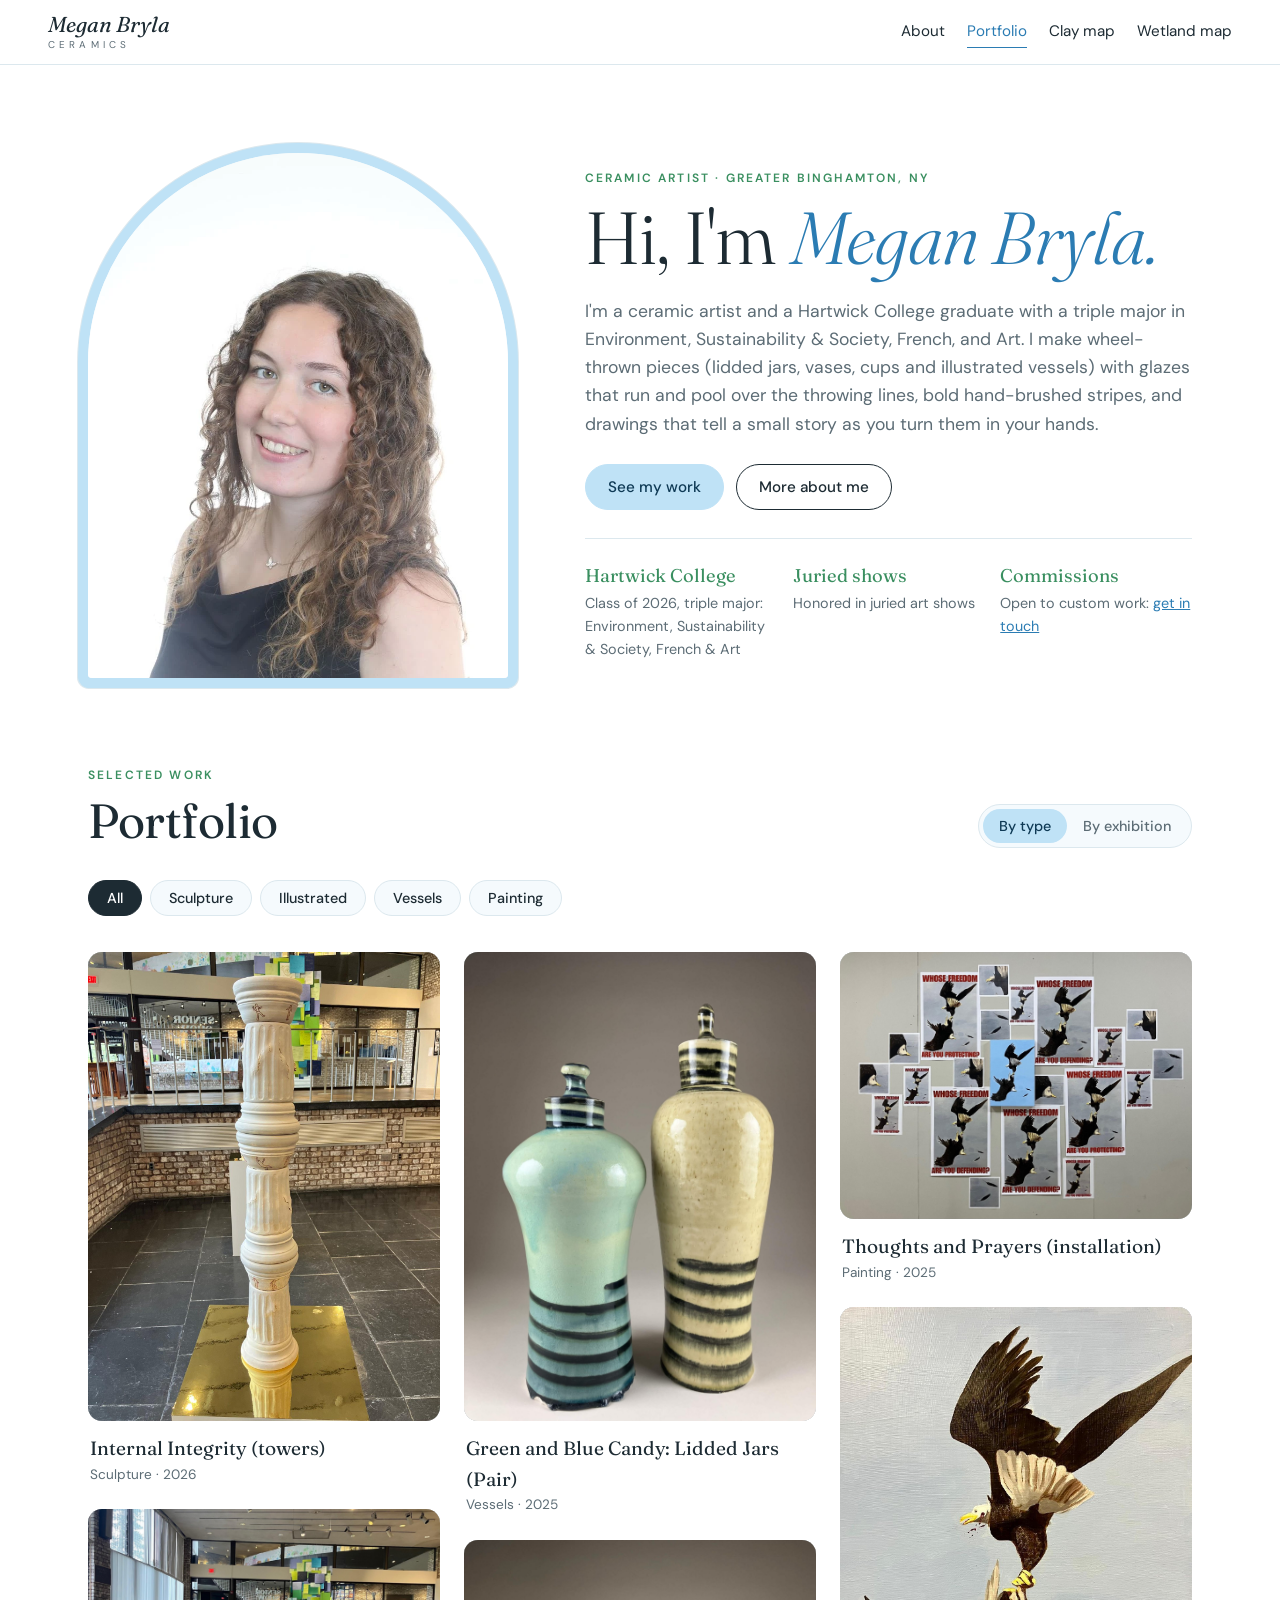
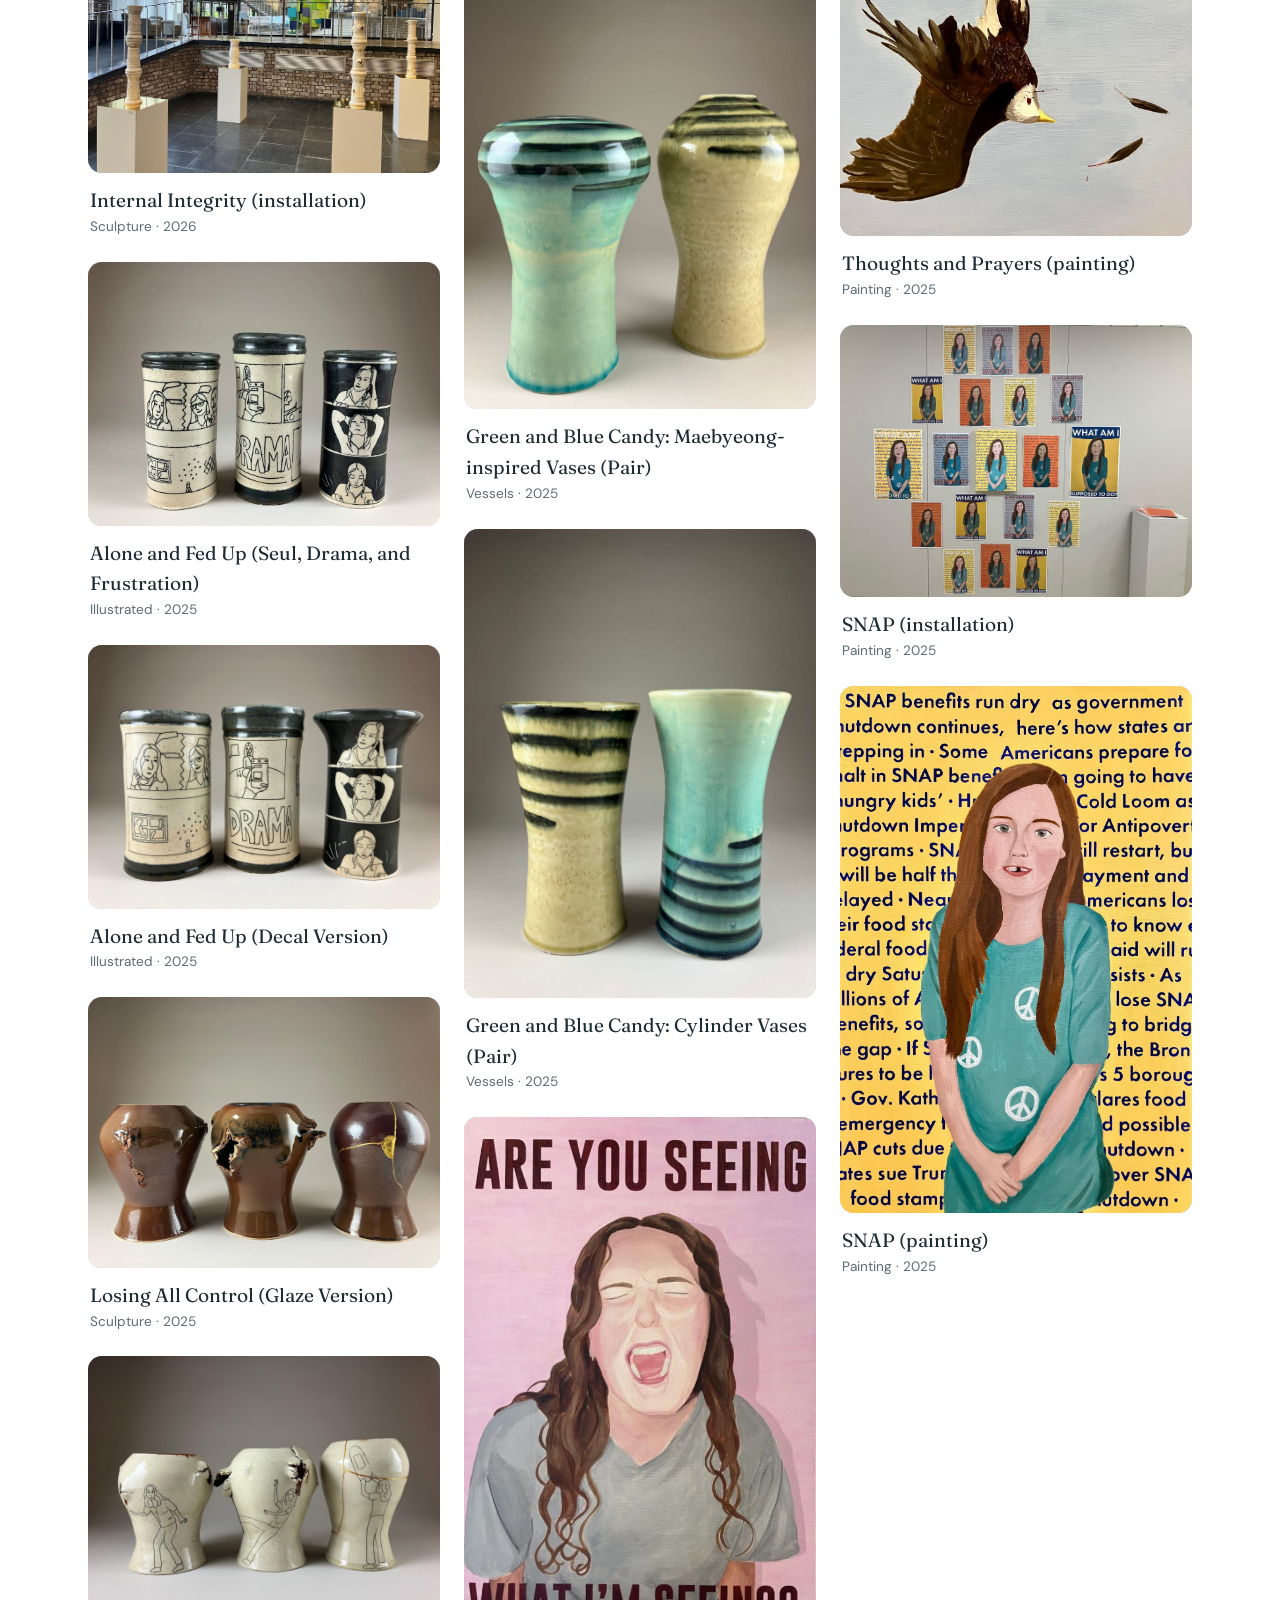
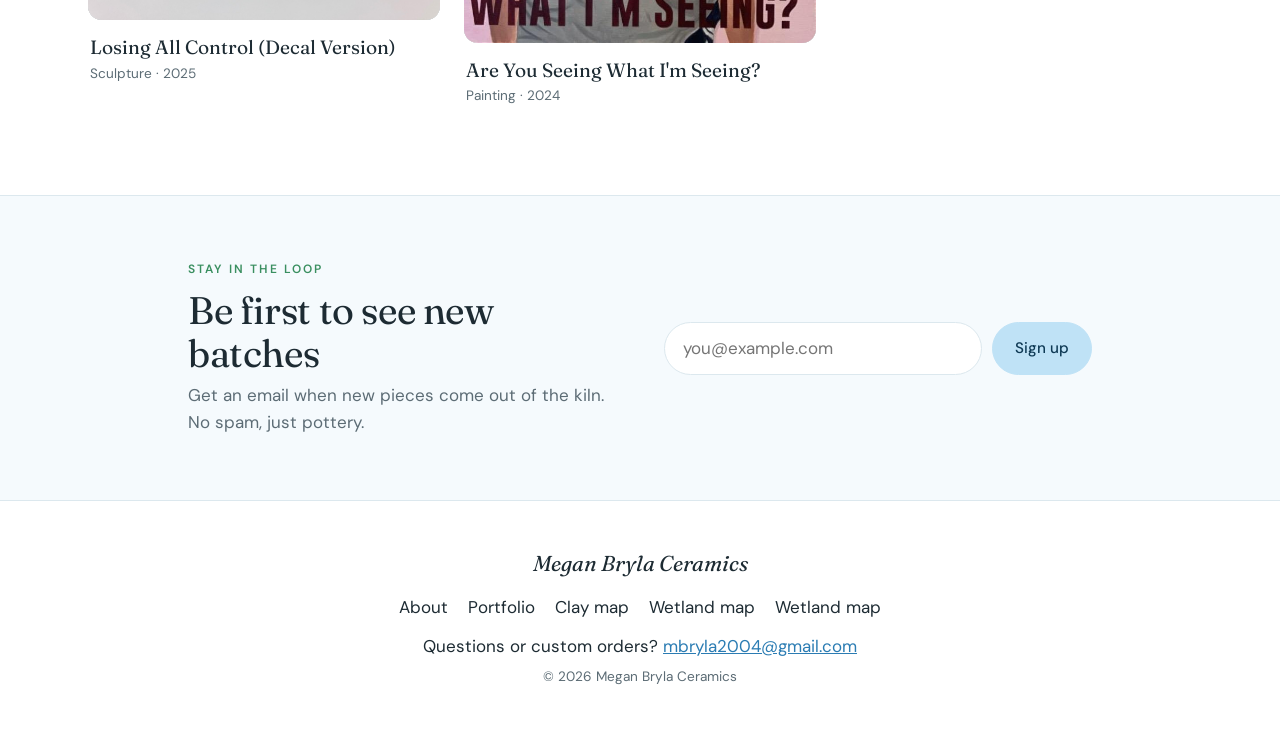
<file: index.html>
<!doctype html>
<html lang="en">
<head>
  <meta charset="utf-8" />
  <meta name="viewport" content="width=device-width, initial-scale=1" />
  <title>Megan Bryla Ceramics</title>
  <meta name="description" content="Small-batch, wheel-thrown stoneware by Megan Bryla." />
  <link rel="preconnect" href="https://fonts.googleapis.com" />
  <link rel="preconnect" href="https://fonts.gstatic.com" crossorigin />
  <link href="https://fonts.googleapis.com/css2?family=Fraunces:ital,opsz,wght@0,9..144,300..600;1,9..144,300..500&family=DM+Sans:wght@400;500;600&display=swap" rel="stylesheet" />
  <link rel="stylesheet" href="styles.css?v=3" />
</head>
<body class="shop-closed">
  <!-- Text marked data-text="..." can be changed from the admin page (Site text tab).
       Keep each key the same once the site is live, or Megan's saved wording for it is lost. -->
  <header class="site-header">
    <a href="#/" class="wordmark">
      <span class="wm-name">Megan Bryla</span>
      <span class="wm-sub">Ceramics</span>
    </a>
    <nav class="nav" aria-label="Main">
      <a href="#/about" data-nav="about">About</a>
      <a href="#/portfolio" data-nav="home">Portfolio</a>
      <a href="#/shop" data-nav="shop">Shop</a>
      <a href="#/payments" data-nav="payments">Payments</a>
      <a href="clay-map.html">Clay map</a>
      <a href="wetland-map.html">Wetland map</a>
    </nav>
    <button class="cart-btn" id="open-cart" aria-label="Open cart">
      Cart <span class="badge" id="cart-count">0</span>
    </button>
  </header>

  <!-- ================= HOME ================= -->
  <div class="view" data-view="home">
    <!-- Intro: Megan first -->
    <section class="intro">
      <div class="intro-photo">
        <img src="images/megan-bryla.webp" alt="Megan Bryla, ceramic artist" width="800" height="1158" />
      </div>
      <div class="intro-text">
        <p class="eyebrow" data-text="home-eyebrow">Ceramic artist · Greater Binghamton, NY</p>
        <h1 data-text="home-title">Hi, I'm <em>Megan Bryla.</em></h1>
        <p class="lede" data-text="home-intro">I'm a ceramic artist and a Hartwick College graduate with a triple major in Environment, Sustainability &amp; Society, French, and Art. I make wheel-thrown pieces (lidded jars, vases, cups and illustrated vessels) with glazes that run and pool over the throwing lines, bold hand-brushed stripes, and drawings that tell a small story as you turn them in your hands.</p>
        <div class="btn-row">
          <a href="#/portfolio" class="btn primary" data-text="home-btn-work">See my work</a>
          <a href="#/about" class="btn" data-text="home-btn-about">More about me</a>
        </div>
        <ul class="intro-facts">
          <li><strong data-text="home-fact1-title">Hartwick College</strong><span data-text="home-fact1-text">Class of 2026, triple major: Environment, Sustainability &amp; Society, French &amp; Art</span></li>
          <li><strong data-text="home-fact2-title">Juried shows</strong><span data-text="home-fact2-text">Honored in juried art shows</span></li>
          <li><strong data-text="home-fact3-title">Commissions</strong><span><span data-text="home-fact3-text">Open to custom work:</span> <a href="#" class="contact-mail" data-text="home-fact3-link">get in touch</a></span></li>
        </ul>
      </div>
    </section>

    <!-- Portfolio: the main event -->
    <section class="page work" id="work">
      <div class="section-head split">
        <div>
          <p class="eyebrow" data-text="work-eyebrow">Selected work</p>
          <h2 data-text="work-title">Portfolio</h2>
        </div>
        <div class="view-toggle" id="portfolio-view" role="group" aria-label="Sort portfolio">
          <button type="button" class="active" aria-pressed="true" data-view-mode="type">By type</button>
          <button type="button" aria-pressed="false" data-view-mode="exhibition">By exhibition</button>
        </div>
      </div>
      <div class="filters" id="portfolio-filters" role="tablist" aria-label="Filter portfolio"></div>
      <div id="gallery"></div>
    </section>

    <!-- Shop teaser -->
    <section class="page available">
      <div class="section-head split">
        <div>
          <p class="eyebrow" data-text="available-eyebrow">Take a piece home</p>
          <h2 data-text="available-title">Available now</h2>
        </div>
        <a href="#/shop" class="text-link" data-text="available-link">See the whole shop →</a>
      </div>
      <div class="grid" id="featured"></div>
    </section>
  </div>

  <!-- ================= SHOP ================= -->
  <div class="view" data-view="shop" hidden>
    <header class="page-hero">
      <p class="eyebrow" data-text="shop-eyebrow">The current batch</p>
      <h1 data-text="shop-title">Shop</h1>
      <p class="lede"><span data-text="shop-intro">Every piece is one of a kind. When it's gone, it's gone. Pay by card, Venmo, Zelle, or in person.</span> <a href="#/payments" data-text="shop-intro-link">How to pay</a></p>
    </header>
    <section class="page">
      <div class="filters" id="shop-filters" role="tablist" aria-label="Filter shop"></div>
      <div class="grid" id="products"><p class="muted">Loading…</p></div>
    </section>
  </div>

  <!-- ================= ABOUT ================= -->
  <div class="view" data-view="about" hidden>
    <section class="about">
      <div class="about-art"><div class="arch tall has-photo"><img src="images/megan-bryla.webp" alt="Megan Bryla" /></div></div>
      <div class="about-text">
        <p class="eyebrow" data-text="about-eyebrow">About the artist</p>
        <h1 data-text="about-title">Megan Bryla</h1>
        <p data-text="about-p1">I'm a ceramic artist from the Greater Binghamton area of New York. I graduated from Hartwick College in 2026 with a triple major in Environment, Sustainability &amp; Society, French, and Art, earning Departmental Distinction in all three, and my artwork was honored in juried art shows along the way.</p>
        <p data-text="about-p2">I throw every piece by hand on the wheel, then trim, glaze and fire it. I love glazes that pool and break over the edges, loose brushed stripes, and speckled clay that shows where it came from. Alongside functional pieces like mugs and tumblers, I make illustrated work: cylinders drawn like comic panels, where everyday moments wrap around the pot.</p>
        <p data-text="about-p3">When I'm not at the wheel, I work in environmental conservation. As a Watershed Technician with the Upper Susquehanna Coalition, I help restore wetlands and water quality in the Upper Susquehanna River Basin.</p>
        <p class="signature" data-text="about-signature">— Megan</p>
        <div class="btn-row">
          <a href="#/portfolio" class="btn primary" data-text="about-btn-work">See my work</a>
          <a href="#" class="btn contact-mail" data-text="about-btn-email">Email me</a>
          <a href="https://www.linkedin.com/in/megan-bryla-780597382/" class="btn" target="_blank" rel="noopener">LinkedIn ↗</a>
        </div>
      </div>
    </section>

    <section class="page highlights">
      <div class="section-head"><p class="eyebrow" data-text="highlights-eyebrow">Background</p><h2 data-text="highlights-title">Highlights</h2></div>
      <div class="highlight-grid">
        <div class="info-card highlight">
          <p class="eyebrow" data-text="highlight1-label">Education</p>
          <h3 data-text="highlight1-title">Hartwick College</h3>
          <p data-text="highlight1-text">Class of 2026. BAs in Studio Arts (Ceramics); Environment, Sustainability &amp; Society; and French.</p>
        </div>
        <div class="info-card highlight">
          <p class="eyebrow" data-text="highlight2-label">Recognition</p>
          <h3 data-text="highlight2-title">Juried show awards</h3>
          <p data-text="highlight2-text">Best in Ceramics, Best in Drawing and Juror's Choice in Hartwick's student juried shows.</p>
        </div>
        <div class="info-card highlight">
          <p class="eyebrow" data-text="highlight3-label">Abroad</p>
          <h3 data-text="highlight3-title">Senegal, Spain &amp; France</h3>
          <p data-text="highlight3-text">January Term study away, plus French study at the Institut de Touraine in Tours (2025).</p>
        </div>
        <div class="info-card highlight">
          <p class="eyebrow" data-text="highlight4-label">Conservation</p>
          <h3 data-text="highlight4-title">Watershed Technician</h3>
          <p data-text="highlight4-text">Upper Susquehanna Coalition: wetland and water-quality restoration.</p>
        </div>
      </div>
    </section>

    <!-- Filled in from store.json (awards, exhibitions, publications) -->
    <section class="page cv">
      <div class="cv-block">
        <h2 class="cv-title" data-text="cv-awards-title">Awards &amp; Honors</h2>
        <ul class="cv-list" id="cv-awards"></ul>
      </div>
      <div class="cv-block">
        <h2 class="cv-title" data-text="cv-exhibitions-title">Exhibitions</h2>
        <ul class="cv-list" id="cv-exhibitions"></ul>
      </div>
      <div class="cv-block">
        <h2 class="cv-title" data-text="cv-publications-title">Publications</h2>
        <ul class="cv-list" id="cv-publications"></ul>
      </div>
    </section>
    <section class="page process">
      <div class="section-head"><p class="eyebrow" data-text="process-eyebrow">How it's made</p><h2 data-text="process-title">The process</h2></div>
      <ol class="steps">
        <li><span>01</span><h3 data-text="process1-title">Throw</h3><p data-text="process1-text">Each piece starts as a ball of clay, centered and pulled up on the wheel.</p></li>
        <li><span>02</span><h3 data-text="process2-title">Trim</h3><p data-text="process2-text">Once leather-hard, it's flipped and trimmed to carve the foot and refine the shape.</p></li>
        <li><span>03</span><h3 data-text="process3-title">Bisque</h3><p data-text="process3-text">A first firing turns the clay into porous ceramic, ready for glaze.</p></li>
        <li><span>04</span><h3 data-text="process4-title">Glaze &amp; fire</h3><p data-text="process4-text">Dipped, layered and fired again to around 2,200°F, where the glaze melts into glass.</p></li>
      </ol>
    </section>
  </div>

  <!-- ================= PAYMENTS ================= -->
  <div class="view" data-view="payments" hidden>
    <header class="page-hero">
      <p class="eyebrow" data-text="payments-eyebrow">How to pay</p>
      <h1 data-text="payments-title">Payments</h1>
      <p class="lede" data-text="payments-intro">Pay whichever way is easiest for you. You'll choose at checkout.</p>
    </header>
    <section class="page pay-grid" id="pay-methods"></section>
    <section class="page how">
      <div class="section-head"><p class="eyebrow" data-text="how-eyebrow">Step by step</p><h2 data-text="how-title">How ordering works</h2></div>
      <ol class="steps">
        <li><span>01</span><h3 data-text="how1-title">Add to cart</h3><p data-text="how1-text">Pick your pieces in the shop and open your cart.</p></li>
        <li><span>02</span><h3 data-text="how2-title">Choose how to pay</h3><p data-text="how2-text">Card, Venmo, Zelle, or in person. Pick what works for you at checkout.</p></li>
        <li><span>03</span><h3 data-text="how3-title">Send payment</h3><p data-text="how3-text">Card payments finish right away. For Venmo or Zelle, put your order number in the note.</p></li>
        <li><span>04</span><h3 data-text="how4-title">Confirmation</h3><p data-text="how4-text">I'll email you once your payment is received to sort out getting your piece to you.</p></li>
      </ol>
    </section>
    <section class="page questions">
      <div class="info-card wide">
        <div>
          <h3 data-text="questions-title">Questions or commissions?</h3>
          <p data-text="questions-text">Custom pieces, gifts and sets are welcome. Email me with what you have in mind.</p>
        </div>
        <a class="btn primary" id="contact-btn" href="#" data-text="questions-btn">Email Megan</a>
      </div>
    </section>
  </div>

  <section class="newsletter" aria-labelledby="nl-title">
    <div class="nl-inner">
      <div>
        <p class="eyebrow" data-text="newsletter-eyebrow">Stay in the loop</p>
        <h2 id="nl-title" data-text="newsletter-title">Be first to see new batches</h2>
        <p class="muted" data-text="newsletter-text">Get an email when new pieces come out of the kiln. No spam, just pottery.</p>
      </div>
      <form class="nl-form" id="nl-form" novalidate>
        <label class="sr-only" for="nl-email">Email address</label>
        <input id="nl-email" name="email" type="email" autocomplete="email" placeholder="you@example.com" required />
        <!-- Hidden from people; bots fill it in -->
        <input name="website" tabindex="-1" autocomplete="off" class="hp" aria-hidden="true" />
        <button class="btn primary" type="submit">Sign up</button>
        <p class="nl-msg" id="nl-msg" role="status" hidden></p>
      </form>
    </div>
  </section>

  <footer class="site-footer">
    <p class="wm-name">Megan Bryla Ceramics</p>
    <nav class="footer-nav" aria-label="Footer">
      <a href="#/about">About</a><a href="#/portfolio">Portfolio</a><a href="#/shop">Shop</a><a href="#/payments">Payments</a><a href="clay-map.html">Clay map</a><a href="wetland-map.html">Wetland map</a><a href="wetland-map.html">Wetland map</a>
    </nav>
    <p><span data-text="footer-contact">Questions or custom orders?</span> <a id="contact-link" href="#"></a></p>
    <!-- The © is a hidden link to the admin page -->
    <p class="muted small"><a href="admin/" class="secret-link" aria-label="Admin login">©</a> <span id="year"></span> Megan Bryla Ceramics</p>
  </footer>

  <!-- Portfolio lightbox -->
  <dialog id="lightbox" class="lightbox">
    <button type="button" class="icon-btn lb-close" id="lb-close" aria-label="Close">✕</button>
    <div class="lb-grid">
      <div class="lb-art" id="lb-art"></div>
      <div class="lb-text">
        <p class="eyebrow" id="lb-meta"></p>
        <h2 id="lb-title"></h2>
        <p id="lb-desc"></p>
        <p class="muted small" id="lb-materials"></p>
        <div class="lb-nav">
          <button type="button" class="btn small-btn" id="lb-prev">← Prev</button>
          <button type="button" class="btn small-btn" id="lb-next">Next →</button>
        </div>
      </div>
    </div>
  </dialog>

  <!-- Cart drawer -->
  <div class="scrim" id="scrim" hidden></div>
  <aside class="drawer" id="cart" aria-label="Cart" aria-hidden="true">
    <div class="drawer-head">
      <h2>Your cart</h2>
      <button class="icon-btn" id="close-cart" aria-label="Close cart">✕</button>
    </div>
    <div class="drawer-body" id="cart-items"></div>
    <div class="drawer-foot">
      <div class="total-row"><span>Total</span><strong id="cart-total">$0.00</strong></div>
      <button class="btn primary block" id="checkout-btn" disabled>Checkout</button>
    </div>
  </aside>

  <!-- Checkout dialog -->
  <dialog id="checkout">
    <form id="checkout-form" method="dialog">
      <div class="dialog-head">
        <h2>Checkout</h2>
        <button type="button" class="icon-btn" id="close-checkout" aria-label="Close">✕</button>
      </div>

      <div id="step-details">
        <fieldset>
          <legend>How would you like to pay?</legend>
          <div id="method-list" class="methods"></div>
        </fieldset>

        <fieldset id="contact-fields">
          <legend>Your details</legend>
          <label><span>Name</span> <input name="name" autocomplete="name" /></label>
          <label><span>Email</span> <input name="email" type="email" autocomplete="email" /></label>
          <label><span>Phone <span class="muted">(optional)</span></span> <input name="phone" type="tel" autocomplete="tel" /></label>
          <label><span>Notes <span class="muted">(optional)</span></span> <textarea name="notes" rows="2"></textarea></label>
        </fieldset>

        <p class="error" id="checkout-error" hidden></p>
        <div class="total-row"><span>Total</span><strong id="checkout-total"></strong></div>
        <button type="submit" class="btn primary block" id="place-order">Continue</button>
      </div>

      <div id="step-done" hidden></div>
    </form>
  </dialog>

  <script src="app.js?v=3"></script>
</body>
</html>
</file>
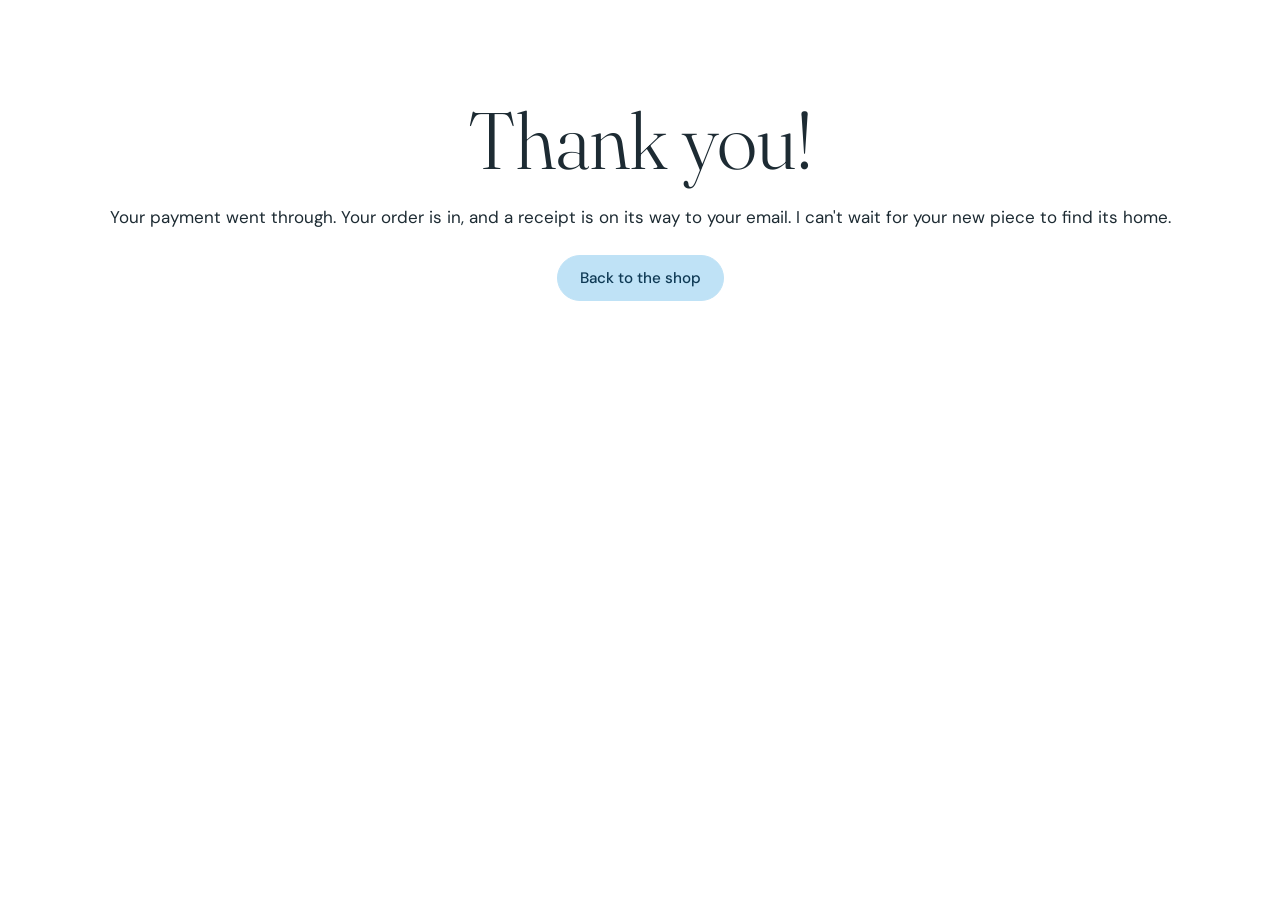
<file: success.html>
<!doctype html>
<html lang="en">
<head>
  <meta charset="utf-8" />
  <meta name="viewport" content="width=device-width, initial-scale=1" />
  <title>Thank you — Megan Bryla Ceramics</title>
  <link href="https://fonts.googleapis.com/css2?family=Fraunces:ital,opsz,wght@0,9..144,300..600;1,9..144,300..500&family=DM+Sans:wght@400;500;600&display=swap" rel="stylesheet" />
  <link rel="stylesheet" href="styles.css?v=3" />
</head>
<body>
  <section class="hero" style="display:block;text-align:center">
    <h1>Thank you!</h1>
    <p style="margin:0 auto 24px">Your payment went through. Your order is in, and a receipt is on its way to your email. I can't wait for your new piece to find its home.</p>
    <a class="btn primary" href="index.html#/shop">Back to the shop</a>
  </section>
  <script>
    try { localStorage.removeItem("cart"); } catch {}
  </script>
</body>
</html>
</file>
<file: styles.css>
/* Megan Bryla Ceramics — clean white with light blue and green accents.
   Change colors here:
   --accent       deeper blue for links, active tabs and highlights (readable on white)
   --accent-soft  light blue for buttons and badges, with --accent-soft-ink text
   --green        green for small labels and details, --green-soft for light green fills */
:root {
  color-scheme: light;
  --bg: #ffffff;
  --surface: #f5fafd;      /* very light blue-white cards */
  --backdrop: #eaf3f8;     /* behind product drawings */
  --text: #1d2b33;
  --muted: #5c6c75;
  --border: #dce8ee;
  --accent: #2b7cb3;       /* blue */
  --accent-ink: #ffffff;
  --accent-soft: #bfe2f6;  /* light blue */
  --accent-soft-ink: #0f3a55;
  --green: #3a8f60;        /* green */
  --green-soft: #d8f1e2;   /* light green */
  --green-soft-ink: #1d5a39;
  --sage: var(--green);
  --clay: #c9a27e;         /* raw clay foot on drawings */
  --danger: #b3261e;
  --speck: transparent;
  --serif: "Fraunces", Georgia, "Times New Roman", serif;
  --sans: "DM Sans", system-ui, -apple-system, "Segoe UI", sans-serif;
  --radius: 18px;
}

* { box-sizing: border-box; }
[hidden] { display: none !important; }
html { scroll-behavior: smooth; scroll-padding-top: 80px; }
html, body { margin: 0; }
body {
  font: 17px/1.6 var(--sans);
  color: var(--text);
  background-color: var(--bg);
  /* speckled-clay texture */
  background-image:
    radial-gradient(var(--speck) 1px, transparent 1.6px),
    radial-gradient(var(--speck) 1.2px, transparent 1.8px);
  background-size: 23px 29px, 37px 31px;
  background-position: 0 0, 11px 17px;
}
a { color: var(--accent); }
h1, h2, h3 { font-family: var(--serif); font-weight: 400; letter-spacing: -.01em; line-height: 1.1; }
h2 { font-size: clamp(2rem, 4.5vw, 3rem); margin: 0 0 16px; }
.muted { color: var(--muted); }
.small { font-size: .85rem; }
.eyebrow {
  margin: 0 0 10px; font-size: .75rem; font-weight: 600;
  letter-spacing: .18em; text-transform: uppercase; color: var(--sage);
}

/* ---------- Header ---------- */
.site-header {
  position: sticky; top: 0; z-index: 10;
  display: flex; align-items: center; gap: 24px;
  padding: 14px clamp(16px, 4vw, 48px);
  background: color-mix(in srgb, var(--bg) 85%, transparent);
  backdrop-filter: blur(10px);
  border-bottom: 1px solid var(--border);
}
.wordmark { display: flex; flex-direction: column; line-height: 1; text-decoration: none; color: var(--text); }
.wm-name { font-family: var(--serif); font-size: 1.35rem; font-style: italic; font-weight: 400; }
.wm-sub { font-size: .62rem; letter-spacing: .42em; text-transform: uppercase; color: var(--muted); margin-top: 4px; }
.nav { display: flex; gap: 22px; margin-left: auto; }
.nav a {
  color: var(--text); text-decoration: none; font-size: .95rem;
  padding: 4px 0; border-bottom: 1.5px solid transparent;
}
.nav a:hover { color: var(--accent); }
.nav a.active { color: var(--accent); border-bottom-color: var(--accent); }
.cart-btn {
  display: inline-flex; align-items: center; gap: 8px;
  padding: 8px 16px; border-radius: 999px;
  border: 1px solid var(--text); background: transparent; color: var(--text);
  font: 500 .95rem var(--sans); cursor: pointer;
}
.badge {
  min-width: 22px; height: 22px; padding: 0 6px; border-radius: 999px;
  background: var(--accent-soft); color: var(--accent-soft-ink);
  font-size: .75rem; font-weight: 600; display: inline-grid; place-items: center;
}
@media (max-width: 640px) {
  .site-header { flex-wrap: wrap; row-gap: 10px; padding-bottom: 0; }
  .cart-btn { margin-left: auto; }
  .nav {
    order: 3; width: 100%; margin: 0; justify-content: space-between;
    border-top: 1px solid var(--border); padding: 8px 4px 6px;
  }
}

/* ---------- Hero ---------- */
.hero {
  max-width: 1200px; margin: 0 auto;
  padding: clamp(40px, 8vw, 96px) clamp(16px, 4vw, 48px);
  display: grid; grid-template-columns: 1.1fr .9fr; gap: clamp(32px, 6vw, 80px); align-items: center;
}
.hero h1 { font-size: clamp(2.6rem, 6.5vw, 5rem); margin: 0 0 20px; font-weight: 300; }
.hero h1 em { color: var(--accent); font-style: italic; }
.lede { color: var(--muted); font-size: 1.1rem; max-width: 46ch; margin: 0 0 28px; }
.arch {
  border-radius: 999px 999px 18px 18px;
  background: linear-gradient(180deg, var(--backdrop) 0 72%, color-mix(in srgb, var(--backdrop) 80%, var(--clay)) 72% 100%);
  aspect-ratio: 4 / 5; overflow: hidden; position: relative;
  display: flex; align-items: flex-end; justify-content: center;
  box-shadow: inset 0 0 0 1px var(--border);
}
.shelf { display: flex; align-items: flex-end; justify-content: center; width: 100%; padding: 0 0 16%; }
.shelf .pot { width: 58%; margin: 0 -15%; flex-shrink: 0; }
.shelf .pot:nth-child(2) { width: 74%; z-index: 1; }
@media (max-width: 760px) {
  .hero { grid-template-columns: 1fr; }
  .hero-art { max-width: 340px; margin: 0 auto; width: 100%; }
}

/* ---------- Marquee strip ---------- */
.marquee {
  display: flex; flex-wrap: wrap; justify-content: center; align-items: center; gap: 10px 22px;
  padding: 18px 16px; background: var(--green-soft); color: var(--green-soft-ink);
  font-family: var(--serif); font-style: italic; font-size: 1.15rem;
}
.marquee i { font-style: normal; font-size: .8rem; opacity: .7; }

/* ---------- Shop ---------- */
.view { animation: fade-in .35s ease; }
@keyframes fade-in { from { opacity: 0; transform: translateY(6px); } to { opacity: 1; transform: none; } }

.page { max-width: 1200px; margin: 0 auto; padding: clamp(48px, 7vw, 88px) clamp(16px, 4vw, 48px); }
.page-hero {
  max-width: 1200px; margin: 0 auto; text-align: center;
  padding: clamp(48px, 8vw, 96px) clamp(16px, 4vw, 48px) 0;
}
.page-hero h1 { font-size: clamp(3rem, 8vw, 5.5rem); font-weight: 300; margin: 0 0 16px; }
.page-hero .lede { margin: 0 auto; }
.page-hero + .page { padding-top: clamp(28px, 4vw, 48px); }
.section-head { margin-bottom: 32px; }
.section-head.split { display: flex; justify-content: space-between; align-items: flex-end; gap: 16px; flex-wrap: wrap; }
.section-head h2 { margin: 0; }
.text-link { color: var(--accent); text-decoration: none; font-weight: 500; }
.text-link:hover { text-decoration: underline; }
.btn-row { display: flex; flex-wrap: wrap; gap: 12px; }

/* Home tiles */
.tiles { display: grid; grid-template-columns: repeat(auto-fit, minmax(260px, 1fr)); gap: 20px; padding-top: 0; }
.tile {
  display: flex; flex-direction: column; gap: 16px; padding: 20px;
  background: var(--surface); border: 1px solid var(--border); border-radius: var(--radius);
  color: var(--text); text-decoration: none; transition: transform .25s, box-shadow .25s;
}
.tile:hover { transform: translateY(-3px); box-shadow: 0 10px 30px rgba(20, 70, 110, .1); }
.tile h3 { font-size: 1.45rem; margin: 0 0 10px; }
.tile .eyebrow { margin-bottom: 6px; }
.tile-art {
  border-radius: 12px; aspect-ratio: 16 / 10; overflow: hidden;
  background: linear-gradient(180deg, var(--backdrop) 0 70%, color-mix(in srgb, var(--backdrop) 82%, var(--clay)) 70% 100%);
  display: flex; align-items: flex-end; justify-content: center; padding-bottom: 6%;
}
.tile-art .pot { width: 78%; flex-shrink: 0; }

/* Filter chips */
.filters { display: flex; flex-wrap: wrap; justify-content: center; gap: 8px; margin-bottom: 36px; }
.chip {
  font: 500 .9rem var(--sans); padding: 8px 18px; border-radius: 999px; cursor: pointer;
  border: 1px solid var(--border); background: var(--surface); color: var(--text);
}
.chip:hover { border-color: var(--text); }
.chip.active { background: var(--text); border-color: var(--text); color: var(--bg); }

/* Portfolio gallery — staggered, gallery-wall feel */
.gallery { columns: 3 260px; column-gap: 24px; }
.piece {
  display: block; width: 100%; break-inside: avoid; margin: 0 0 24px; padding: 0;
  background: none; border: 0; text-align: left; color: var(--text); cursor: zoom-in; font: inherit;
}
.piece-art {
  border-radius: 14px; overflow: hidden; display: flex; align-items: flex-end; justify-content: center;
  background: linear-gradient(180deg, var(--backdrop) 0 72%, color-mix(in srgb, var(--backdrop) 82%, var(--clay)) 72% 100%);
  box-shadow: inset 0 0 0 1px var(--border); aspect-ratio: 4 / 5; padding-bottom: 10%;
}
.piece:nth-child(3n+2) .piece-art { aspect-ratio: 1 / 1; }
.piece:nth-child(4n+3) .piece-art { aspect-ratio: 3 / 4; }
.piece-art .pot { width: 115%; flex-shrink: 0; transition: transform .5s ease; }
.piece-art img { width: 100%; height: 100%; object-fit: cover; }
.piece:hover .pot { transform: scale(1.04); }
/* Real photos: keep their own proportions, no padding */
.piece-art:has(img) { aspect-ratio: auto !important; padding: 0; background: #8f8a84; }
.piece-art img { height: auto; display: block; transition: transform .6s ease; }
.piece:hover .piece-art img { transform: scale(1.03); }
.arch.has-photo { padding: 0; background: #8f8a84; }
.arch.has-photo img { width: 100%; height: 100%; object-fit: cover; display: block; }
.tile-art:has(img) { padding: 0; }
.tile-art img { width: 100%; height: 100%; object-fit: cover; display: block; }
.piece-cap { display: flex; flex-direction: column; padding: 12px 2px 0; }
.piece-title { font-family: var(--serif); font-size: 1.2rem; }
.piece-cap .muted { font-size: .85rem; }

/* Lightbox */
dialog.lightbox { width: min(980px, calc(100% - 24px)); padding: 0; overflow: hidden; }
.lb-close { position: absolute; top: 10px; right: 10px; z-index: 1; }
.lb-grid { display: grid; grid-template-columns: 1.1fr 1fr; }
.lb-art {
  display: flex; align-items: flex-end; justify-content: center; min-height: 360px; padding-bottom: 8%;
  background: linear-gradient(180deg, var(--backdrop) 0 72%, color-mix(in srgb, var(--backdrop) 82%, var(--clay)) 72% 100%);
}
.lb-art .pot { width: 110%; flex-shrink: 0; }
.lb-art:has(img) { padding: 0; background: #8f8a84; align-items: center; }
.lb-art img { width: 100%; height: 100%; max-height: 80vh; object-fit: contain; display: block; }
.lb-text { padding: clamp(24px, 4vw, 44px); display: flex; flex-direction: column; }
.lb-text h2 { font-size: clamp(1.8rem, 3.5vw, 2.4rem); }
.lb-text p { color: var(--muted); }
.lb-nav { display: flex; gap: 10px; margin-top: auto; padding-top: 16px; }
@media (max-width: 700px) {
  .lb-grid { grid-template-columns: 1fr; }
  .lb-art { min-height: 0; aspect-ratio: 4 / 3; }
}

/* About: process */
.about-text h1 { font-size: clamp(2.6rem, 6vw, 4rem); font-weight: 300; margin: 0 0 20px; }
.steps { list-style: none; padding: 0; margin: 0; display: grid; grid-template-columns: repeat(auto-fit, minmax(220px, 1fr)); gap: 20px; }
.steps li { padding: 24px; border-top: 2px solid var(--green); background: var(--surface); border-radius: 0 0 var(--radius) var(--radius); }
.steps span { font-family: var(--serif); font-style: italic; color: var(--green); font-size: 1.2rem; }
.steps h3 { font-size: 1.5rem; margin: 6px 0 8px; }
.steps p { margin: 0; color: var(--muted); }

/* Visit */
.visit-grid { display: grid; grid-template-columns: repeat(auto-fit, minmax(280px, 1fr)); gap: 20px; max-width: 1000px; }
.info-card { background: var(--surface); border: 1px solid var(--border); border-radius: var(--radius); padding: 28px; }
.info-card h3 { font-size: 1.6rem; margin: 0 0 12px; }
.info-card p { color: var(--muted); margin: 0 0 16px; }
.pay-list, .care { list-style: none; padding: 0; margin: 0; display: grid; gap: 12px; }
.pay-list li { display: flex; flex-direction: column; padding-left: 14px; border-left: 2px solid var(--green); }
.pay-list span { color: var(--muted); font-size: .9rem; }
.care li { color: var(--muted); padding-left: 22px; position: relative; }
.care li::before { content: "✦"; position: absolute; left: 0; color: var(--green); font-size: .8rem; top: 3px; }

.footer-nav { display: flex; justify-content: center; gap: 20px; margin: 12px 0; }
.footer-nav a { color: var(--text); text-decoration: none; }
.footer-nav a:hover { color: var(--accent); }
.grid { display: grid; gap: clamp(20px, 3vw, 36px); grid-template-columns: repeat(auto-fill, minmax(250px, 1fr)); }

.card { display: flex; flex-direction: column; gap: 14px; }
.card .thumb {
  border-radius: var(--radius);
  aspect-ratio: 4 / 5; width: 100%; object-fit: cover; display: block;
  background: linear-gradient(180deg, var(--backdrop) 0 70%, color-mix(in srgb, var(--backdrop) 82%, var(--clay)) 70% 100%);
  box-shadow: inset 0 0 0 1px var(--border);
  transition: transform .4s ease;
}
.card .thumb.placeholder { display: flex; align-items: flex-end; justify-content: center; padding: 0 0 13%; overflow: hidden; }
.card .thumb .pot { width: 118%; flex-shrink: 0; transition: transform .5s ease; }
.card:hover .thumb .pot { transform: translateY(-6px) rotate(-1.5deg); }
.card.sold .thumb { filter: grayscale(.5); opacity: .75; }
.card .body { display: flex; flex-direction: column; gap: 4px; flex: 1; }
.card h3 { margin: 0; font-size: 1.35rem; }
.card p { margin: 0; color: var(--muted); font-size: .95rem; flex: 1; }
.card .row { display: flex; justify-content: space-between; align-items: center; margin-top: 12px; }
.price { font-family: var(--serif); font-size: 1.25rem; }

.btn {
  font: 500 .95rem var(--sans); cursor: pointer;
  padding: 12px 22px; border-radius: 999px;
  border: 1px solid var(--text); background: transparent; color: var(--text);
  text-decoration: none; display: inline-flex; justify-content: center; align-items: center; gap: 6px;
  transition: background .2s, color .2s, transform .2s;
}
.btn:hover:not(:disabled) { transform: translateY(-1px); }
.btn.primary { background: var(--accent-soft); border-color: var(--accent-soft); color: var(--accent-soft-ink); }
.btn.primary:hover:not(:disabled) { background: #a9d7f2; border-color: #a9d7f2; }
.btn.small-btn { padding: 8px 16px; font-size: .88rem; }
.btn:disabled { opacity: .45; cursor: not-allowed; }
.btn.block { width: 100%; }
.icon-btn { font: inherit; background: none; border: 0; color: var(--muted); cursor: pointer; font-size: 1.1rem; padding: 6px; }

/* ---------- About ---------- */
.about {
  max-width: 1200px; margin: 0 auto;
  padding: clamp(40px, 6vw, 80px) clamp(16px, 4vw, 48px);
  display: grid; grid-template-columns: .8fr 1.2fr; gap: clamp(32px, 6vw, 80px); align-items: center;
}
.about-art .arch { aspect-ratio: 3 / 4; padding: 0 0 14%; }
.about-art .pot { width: 125%; flex-shrink: 0; }
.about-text p { color: var(--muted); max-width: 54ch; }
.signature { font-family: var(--serif); font-style: italic; font-size: 1.4rem; color: var(--text) !important; }
@media (max-width: 760px) {
  .about { grid-template-columns: 1fr; }
  .about-art { max-width: 300px; margin: 0 auto; width: 100%; }
}

/* ---------- Visit ---------- */
.visit {
  max-width: 820px; margin: clamp(40px, 6vw, 80px) auto;
  padding: clamp(36px, 6vw, 64px) clamp(20px, 5vw, 56px);
  text-align: center; background: var(--surface);
  border: 1px solid var(--border); border-radius: 999px 999px var(--radius) var(--radius);
}
@media (max-width: 640px) { .visit { margin-left: 16px; margin-right: 16px; border-radius: 120px 120px var(--radius) var(--radius); } }
.visit-details { color: var(--muted); max-width: 52ch; margin: 0 auto 24px; }
.pay-chips { list-style: none; padding: 0; margin: 0; display: flex; flex-wrap: wrap; justify-content: center; gap: 8px; }
.pay-chips li {
  font-size: .85rem; padding: 6px 14px; border-radius: 999px;
  border: 1px solid var(--border); background: var(--bg);
}

.site-footer { text-align: center; padding: 40px 16px 48px; border-top: 1px solid var(--border); }
.site-footer p { margin: 6px 0; }

/* ---------- Drawer ---------- */
.scrim { position: fixed; inset: 0; background: rgba(15, 35, 50, .35); z-index: 20; }
.drawer {
  position: fixed; top: 0; right: 0; bottom: 0; z-index: 21;
  width: min(420px, 100%); background: var(--surface);
  display: flex; flex-direction: column;
  transform: translateX(100%); transition: transform .3s ease;
  border-left: 1px solid var(--border);
}
.drawer.open { transform: none; }
.drawer-head, .dialog-head { display: flex; justify-content: space-between; align-items: center; }
.drawer-head { padding: 16px 20px; border-bottom: 1px solid var(--border); }
.drawer-head h2, .dialog-head h2 { margin: 0; font-size: 1.6rem; }
.drawer-body { flex: 1; overflow-y: auto; padding: 8px 20px; }
.drawer-foot { padding: 20px; border-top: 1px solid var(--border); display: grid; gap: 14px; }
.total-row { display: flex; justify-content: space-between; align-items: baseline; font-size: 1.05rem; }
.total-row strong { font-family: var(--serif); font-weight: 500; font-size: 1.35rem; }

.line { display: grid; grid-template-columns: 56px 1fr auto; gap: 4px 14px; padding: 14px 0; border-bottom: 1px solid var(--border); align-items: center; }
.line .mini { grid-row: span 2; width: 56px; height: 56px; border-radius: 8px; background: var(--backdrop); display: flex; align-items: flex-end; padding: 0 6px 6px; overflow: hidden; }
.line .mini .pot, .line .mini img { width: 100%; }
.line .mini img { height: 100%; object-fit: cover; }
.line .name { font-family: var(--serif); font-size: 1.1rem; }
.line .sub { color: var(--muted); font-size: .88rem; }
.line-actions { grid-column: 2 / 4; display: flex; justify-content: space-between; align-items: center; }
.qty { display: inline-flex; align-items: center; gap: 4px; }
.qty button {
  width: 30px; height: 30px; border-radius: 999px; border: 1px solid var(--border);
  background: var(--bg); color: var(--text); cursor: pointer; font: inherit;
}
.qty span { min-width: 24px; text-align: center; }
.link-btn { background: none; border: 0; padding: 0; color: var(--muted); text-decoration: underline; cursor: pointer; font: inherit; font-size: .85rem; }

/* ---------- Checkout dialog ---------- */
dialog {
  width: min(500px, calc(100% - 32px)); max-height: calc(100% - 32px);
  border: 1px solid var(--border); border-radius: var(--radius);
  background: var(--surface); color: var(--text); padding: 24px;
}
dialog::backdrop { background: rgba(15, 35, 50, .4); }
fieldset { border: 0; padding: 0; margin: 18px 0; display: grid; gap: 10px; }
legend { font-weight: 600; margin-bottom: 8px; }
label { display: grid; gap: 4px; font-size: .92rem; }
input, textarea {
  font: inherit; padding: 11px 14px; border-radius: 12px;
  border: 1px solid var(--border); background: var(--bg); color: var(--text); width: 100%;
}
input:focus, textarea:focus, .btn:focus-visible, .cart-btn:focus-visible { outline: 2px solid var(--accent); outline-offset: 2px; }

.methods { display: grid; gap: 8px; }
.method {
  display: flex; align-items: flex-start; gap: 10px;
  padding: 12px 14px; border: 1px solid var(--border); border-radius: 14px; cursor: pointer;
}
.method:has(input:checked) { border-color: var(--accent); background: color-mix(in srgb, var(--accent) 8%, var(--surface)); }
.method input { width: auto; margin-top: 5px; accent-color: var(--accent); }
.method small { display: block; color: var(--muted); }

.error { color: var(--danger); margin: 0 0 12px; }

.done h3 { margin: 4px 0 12px; font-size: 1.6rem; }
.instructions {
  background: var(--bg); border: 1px solid var(--border); border-radius: 14px;
  padding: 16px; margin: 14px 0; display: grid; gap: 8px;
}
.kv { display: flex; justify-content: space-between; gap: 12px; align-items: center; flex-wrap: wrap; }
.kv code { font: 600 1rem var(--sans); word-break: break-all; }

/* Payments page */
.pay-grid { max-width: 900px; display: grid; grid-template-columns: repeat(auto-fit, minmax(280px, 1fr)); gap: 20px; padding-top: clamp(28px, 4vw, 48px) !important; padding-bottom: 0; }
.pay-card { border-top: 3px solid var(--accent-soft); }
.pay-card:nth-child(even) { border-top-color: var(--green-soft); }
.pay-card .eyebrow { margin-bottom: 4px; }
.pay-card p:last-child { margin: 0; }
.how { padding-bottom: 0; }
.info-card.wide { display: flex; justify-content: space-between; align-items: center; gap: 20px; flex-wrap: wrap; }
.info-card.wide p { margin: 0; }
/* Four steps: 4 across, 2×2, or stacked — never 3 + 1 */
.steps { grid-template-columns: repeat(4, 1fr); }
@media (max-width: 960px) { .steps { grid-template-columns: repeat(2, 1fr); } }
@media (max-width: 520px) { .steps { grid-template-columns: 1fr; } }

/* Email sign-up */
.newsletter { border-top: 1px solid var(--border); background: var(--surface); }
.nl-inner {
  max-width: 1000px; margin: 0 auto; padding: clamp(40px, 6vw, 64px) clamp(16px, 4vw, 48px);
  display: grid; grid-template-columns: 1fr 1fr; gap: 24px 48px; align-items: center;
}
.nl-inner h2 { font-size: clamp(1.8rem, 4vw, 2.4rem); margin: 0 0 8px; }
.nl-inner p.muted { margin: 0; }
.nl-form { display: flex; flex-wrap: wrap; gap: 10px; }
.nl-form input[type="email"] { flex: 1 1 220px; border-radius: 999px; padding: 12px 18px; }
.nl-msg { flex-basis: 100%; margin: 4px 0 0; font-size: .92rem; }
.nl-msg.ok { color: var(--sage); }
.nl-msg.bad { color: var(--danger); }
.hp { position: absolute; left: -9999px; width: 1px; height: 1px; opacity: 0; }
.sr-only { position: absolute; width: 1px; height: 1px; overflow: hidden; clip: rect(0 0 0 0); white-space: nowrap; }
@media (max-width: 760px) { .nl-inner { grid-template-columns: 1fr; } }

/* Hidden admin link: looks exactly like the surrounding © text */
.secret-link { color: inherit; text-decoration: none; cursor: default; }

/* ---------- Home intro: Megan first ---------- */
.intro {
  max-width: 1200px; margin: 0 auto;
  padding: clamp(36px, 7vw, 88px) clamp(16px, 4vw, 48px) clamp(24px, 4vw, 48px);
  display: grid; grid-template-columns: minmax(240px, 420px) 1fr; gap: clamp(28px, 6vw, 80px); align-items: center;
}
.intro-photo {
  position: relative; border-radius: 999px 999px var(--radius) var(--radius); overflow: hidden;
  background: var(--surface); aspect-ratio: 4 / 5;
  box-shadow: 0 0 0 10px var(--accent-soft), 0 0 0 11px var(--border);
}
.intro-photo img { width: 100%; height: 100%; object-fit: cover; object-position: 50% 30%; display: block; }
.intro-text h1 { font-size: clamp(2.6rem, 6.5vw, 4.6rem); font-weight: 300; margin: 0 0 18px; }
.intro-text h1 em { color: var(--accent); font-style: italic; }
.intro-text .lede { margin-bottom: 26px; max-width: 54ch; }
.intro-facts {
  list-style: none; padding: 22px 0 0; margin: 28px 0 0; border-top: 1px solid var(--border);
  display: grid; grid-template-columns: repeat(3, minmax(0, 1fr)); gap: 16px;
}
.intro-facts li { display: flex; flex-direction: column; gap: 2px; }
.intro-facts strong { font-family: var(--serif); font-weight: 400; font-size: 1.15rem; color: var(--green); }
.intro-facts span { color: var(--muted); font-size: .9rem; }
.small-lede { margin: 0; }
.work { padding-top: clamp(24px, 4vw, 40px); }
.work .filters { justify-content: flex-start; }
.available { border-top: 1px solid var(--border); }
.about-art .arch.has-photo { padding: 0; }
.about-art .arch.has-photo img { object-position: 50% 30%; }
@media (max-width: 760px) {
  .intro { grid-template-columns: 1fr; text-align: left; }
  .intro-photo { max-width: 320px; margin: 10px auto 0; width: 100%; }
  .intro-facts { grid-template-columns: 1fr; }
}

/* About: highlights */
.highlights { padding-top: 0; }
.highlight-grid { display: grid; grid-template-columns: repeat(4, 1fr); gap: 20px; }
.highlight { border-top: 3px solid var(--accent-soft); padding: 24px; }
.highlight:nth-child(even) { border-top-color: var(--green-soft); }
.highlight .eyebrow { margin-bottom: 4px; }
.highlight h3 { font-size: 1.35rem; margin: 0 0 8px; }
.highlight p:last-child { margin: 0; }
@media (max-width: 960px) { .highlight-grid { grid-template-columns: repeat(2, 1fr); } }
@media (max-width: 520px) { .highlight-grid { grid-template-columns: 1fr; } }

/* About: CV-style lists (Awards, Exhibitions, Publications) */
.cv { padding-top: 0; }
.cv-block { max-width: 820px; }
.cv-title { font-size: clamp(1.6rem, 3.5vw, 2.2rem); margin: 0 0 12px; }
.cv-list { list-style: none; margin: 0; padding: 0; border-top: 1px solid var(--border); }
.cv-list li { display: grid; grid-template-columns: 200px 1fr; gap: 16px; padding: 14px 0; border-bottom: 1px solid var(--border); }
.cv-when { color: var(--green); font-weight: 600; font-size: .92rem; }
.cv-what .muted { font-size: .92rem; }
@media (max-width: 560px) { .cv-list li { grid-template-columns: 1fr; gap: 2px; } }

/* Portfolio: By type / By exhibition */
.view-toggle { display: inline-flex; padding: 4px; border-radius: 999px; background: var(--surface); border: 1px solid var(--border); }
.view-toggle button {
  font: 500 .9rem var(--sans); border: 0; background: none; color: var(--muted);
  padding: 8px 16px; border-radius: 999px; cursor: pointer;
}
.view-toggle button.active { background: var(--accent-soft); color: var(--accent-soft-ink); }
.show-group + .show-group { margin-top: clamp(28px, 4vw, 44px); }
.show-head { display: flex; flex-wrap: wrap; align-items: baseline; gap: 4px 14px; padding-bottom: 12px; margin-bottom: 20px; border-bottom: 1px solid var(--border); }
.show-head h3 { margin: 0; font-size: clamp(1.3rem, 2.6vw, 1.6rem); }
.cv-block + .cv-block { margin-top: clamp(32px, 5vw, 48px); }

/* Shop and payments are hidden while "Shop is open" is off in the admin. */
.shop-closed [data-nav="shop"], .shop-closed [data-nav="payments"], .shop-closed .cart-btn,
.shop-closed .available, .shop-closed .footer-nav a[href="#/shop"], .shop-closed .footer-nav a[href="#/payments"],
.shop-closed .scrim, .shop-closed #cart { display: none !important; }
</file>
